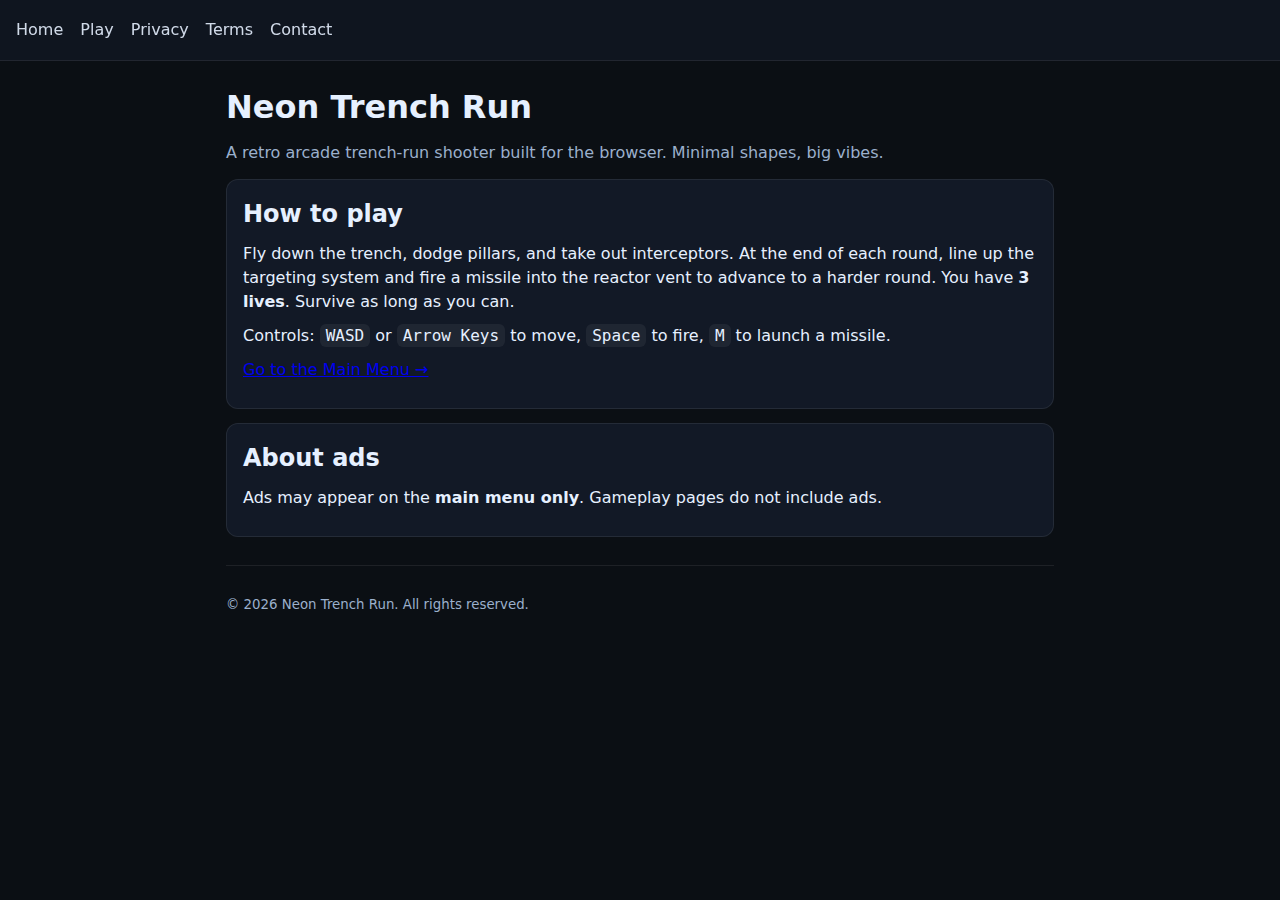
<file: index.html>
<!doctype html>
<html lang="en">
<head>
  <meta charset="utf-8" />
  <meta name="viewport" content="width=device-width,initial-scale=1" />
  <title>Neon Trench Run — Retro Arcade Browser Game</title>
  <link rel="stylesheet" href="styles.css" />
</head>
<body>
<header>
  <nav>
    <a href="index.html">Home</a>
    <a href="menu.html">Play</a>
    <a href="privacy.html">Privacy</a>
    <a href="terms.html">Terms</a>
    <a href="contact.html">Contact</a>
  </nav>
</header>

<main>
  <h1>Neon Trench Run</h1>
  <p class="muted">A retro arcade trench-run shooter built for the browser. Minimal shapes, big vibes.</p>

  <div class="card">
    <h2>How to play</h2>
    <p>
      Fly down the trench, dodge pillars, and take out interceptors. At the end of each round,
      line up the targeting system and fire a missile into the reactor vent to advance to a harder round.
      You have <strong>3 lives</strong>. Survive as long as you can.
    </p>
    <p>
      Controls: <span class="code">WASD</span> or <span class="code">Arrow Keys</span> to move,
      <span class="code">Space</span> to fire, <span class="code">M</span> to launch a missile.
    </p>
    <p><a href="menu.html">Go to the Main Menu →</a></p>
  </div>

  <div class="card">
    <h2>About ads</h2>
    <p>
      Ads may appear on the <strong>main menu only</strong>. Gameplay pages do not include ads.
    </p>
  </div>

  <footer>
    <p><small>© <span id="y"></span> Neon Trench Run. All rights reserved.</small></p>
  </footer>
</main>

<script>
  document.getElementById('y').textContent = new Date().getFullYear();
</script>
</body>
</html>
</file>
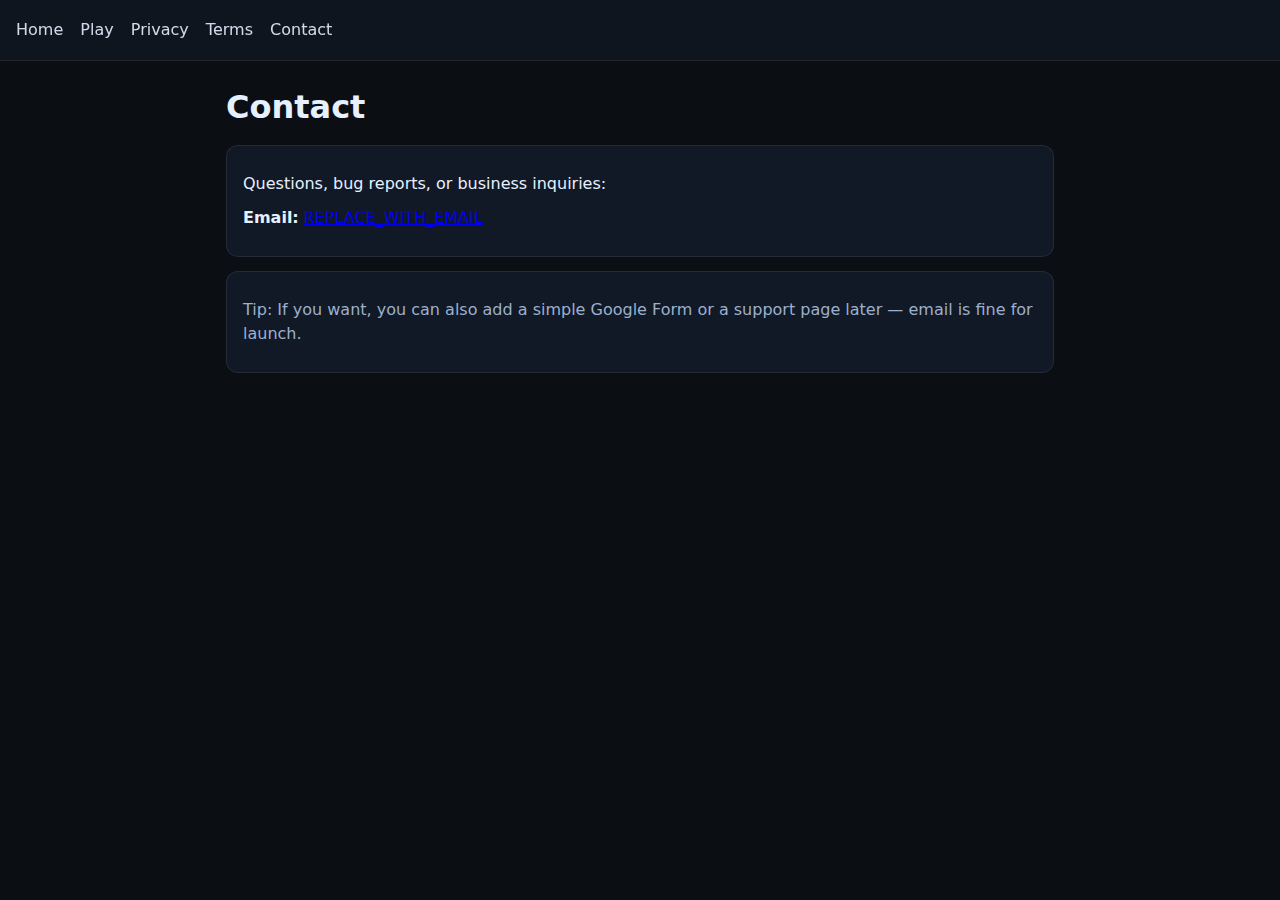
<file: contact.html>
<!doctype html>
<html lang="en">
<head>
  <meta charset="utf-8" />
  <meta name="viewport" content="width=device-width,initial-scale=1" />
  <title>Contact — Neon Trench Run</title>
  <link rel="stylesheet" href="styles.css" />
</head>
<body>
<header>
  <nav>
    <a href="index.html">Home</a>
    <a href="menu.html">Play</a>
    <a href="privacy.html">Privacy</a>
    <a href="terms.html">Terms</a>
    <a href="contact.html">Contact</a>
  </nav>
</header>

<main>
  <h1>Contact</h1>

  <div class="card">
    <p>Questions, bug reports, or business inquiries:</p>
    <p><strong>Email:</strong> <a href="mailto:REPLACE_WITH_EMAIL">REPLACE_WITH_EMAIL</a></p>
  </div>

  <div class="card">
    <p class="muted">
      Tip: If you want, you can also add a simple Google Form or a support page later — email is fine for launch.
    </p>
  </div>
</main>
</body>
</html>
</file>
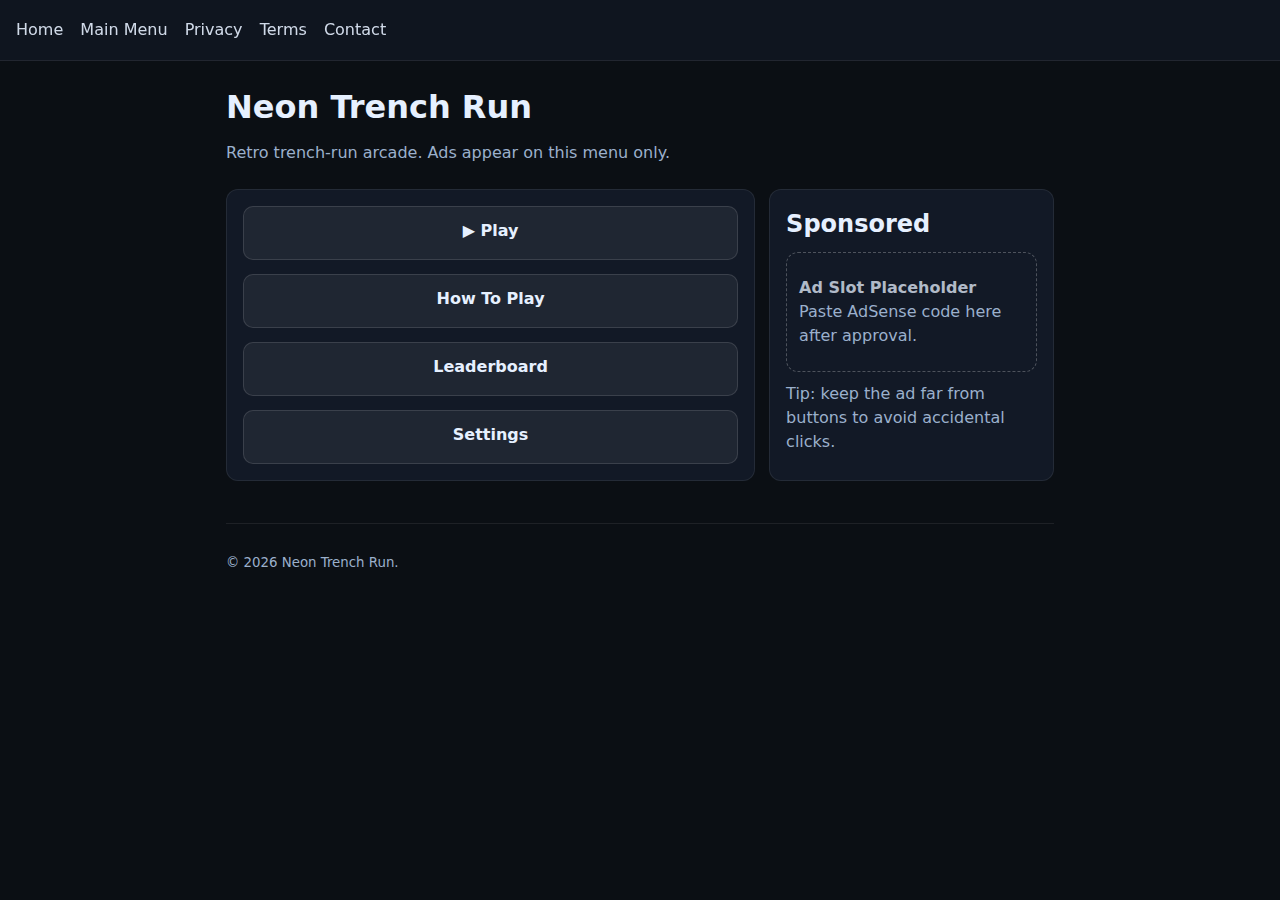
<file: menu.html>
<!doctype html>
<html lang="en">
<head>
  <meta charset="utf-8" />
  <meta name="viewport" content="width=device-width,initial-scale=1" />
  <title>Neon Trench Run — Main Menu</title>
  <link rel="stylesheet" href="styles.css" />
  <style>
    .menu-wrap { display: grid; gap: 14px; }
    .btn {
      display: inline-block;
      padding: 12px 14px;
      border-radius: 10px;
      border: 1px solid rgba(255,255,255,0.12);
      background: rgba(255,255,255,0.06);
      color: inherit;
      text-decoration: none;
      text-align: center;
      font-weight: 600;
    }
    .btn:hover { background: rgba(255,255,255,0.10); }
    .ad-box {
      min-height: 120px;
      border: 1px dashed rgba(255,255,255,0.25);
      border-radius: 12px;
      padding: 12px;
      display: grid;
      place-items: center;
      color: rgba(230,240,255,0.75);
    }
    .two-col { display: grid; gap: 14px; grid-template-columns: 1fr; }
    @media (min-width: 760px) { .two-col { grid-template-columns: 1.3fr 0.7fr; } }
  </style>
</head>
<body>
<header>
  <nav>
    <a href="index.html">Home</a>
    <a href="menu.html">Main Menu</a>
    <a href="privacy.html">Privacy</a>
    <a href="terms.html">Terms</a>
    <a href="contact.html">Contact</a>
  </nav>
</header>

<main>
  <h1>Neon Trench Run</h1>
  <p class="muted">Retro trench-run arcade. Ads appear on this menu only.</p>

  <div class="two-col">
    <div class="card menu-wrap">
      <a class="btn" href="play.html">▶ Play</a>
      <a class="btn" href="howto.html">How To Play</a>
      <a class="btn" href="leaderboard.html">Leaderboard</a>
      <a class="btn" href="settings.html">Settings</a>
    </div>

    <div class="card">
      <h2>Sponsored</h2>

      <!-- ✅ ADS GO HERE (menu only) -->
      <div class="ad-box">
        <div>
          <div><strong>Ad Slot Placeholder</strong></div>
          <div class="muted">Paste AdSense code here after approval.</div>
        </div>
      </div>
      <!-- ✅ END AD AREA -->

      <p class="muted" style="margin-top:10px;">
        Tip: keep the ad far from buttons to avoid accidental clicks.
      </p>
    </div>
  </div>

  <footer>
    <p><small>© <span id="y"></span> Neon Trench Run.</small></p>
  </footer>
</main>

<script>
  document.getElementById('y').textContent = new Date().getFullYear();
</script>
</body>
</html>
</file>
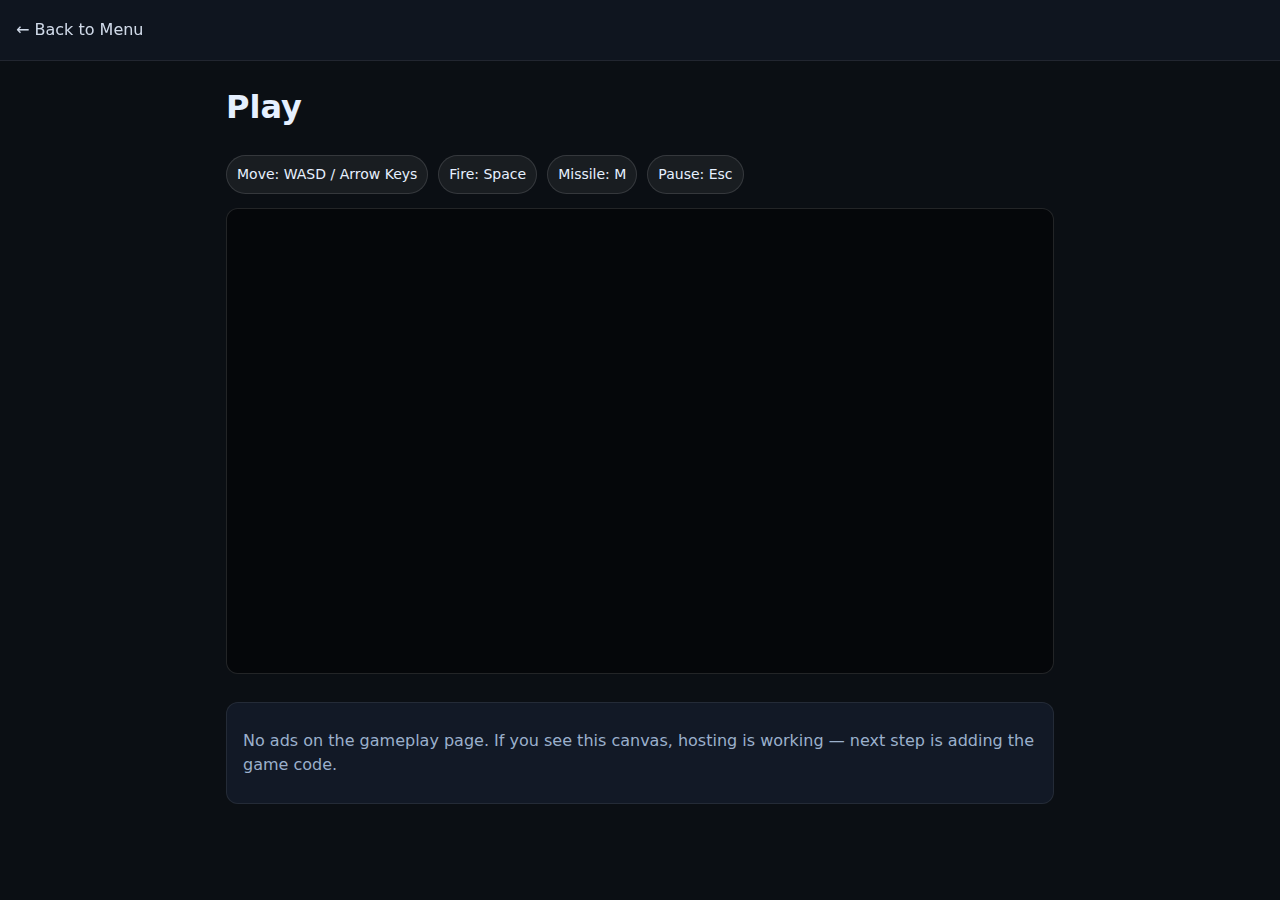
<file: play.html>
<!doctype html>
<html lang="en">
<head>
  <meta charset="utf-8" />
  <meta name="viewport" content="width=device-width,initial-scale=1" />
  <title>Neon Trench Run — Play</title>
  <link rel="stylesheet" href="styles.css" />
  <style>
    .game-shell { display: grid; gap: 14px; }
    canvas {
      width: 100%;
      max-width: 960px;
      height: auto;
      aspect-ratio: 16 / 9;
      background: #05070a;
      border: 1px solid rgba(255,255,255,0.12);
      border-radius: 12px;
      display: block;
    }
    .row { display:flex; gap:10px; flex-wrap: wrap; }
    .pill {
      padding: 8px 10px;
      border-radius: 999px;
      border: 1px solid rgba(255,255,255,0.12);
      background: rgba(255,255,255,0.06);
      font-size: 14px;
    }
  </style>
</head>
<body>
<header>
  <nav>
    <a href="menu.html">← Back to Menu</a>
  </nav>
</header>

<main class="game-shell">
  <h1>Play</h1>

  <div class="row">
    <div class="pill">Move: WASD / Arrow Keys</div>
    <div class="pill">Fire: Space</div>
    <div class="pill">Missile: M</div>
    <div class="pill">Pause: Esc</div>
  </div>

  <canvas id="game" width="960" height="540"></canvas>

  <div class="card">
    <p class="muted">
      No ads on the gameplay page. If you see this canvas, hosting is working — next step is adding the game code.
    </p>
  </div>
</main>

<script src="game/main.js?v=11"></script>
</body>
</html>
</file>
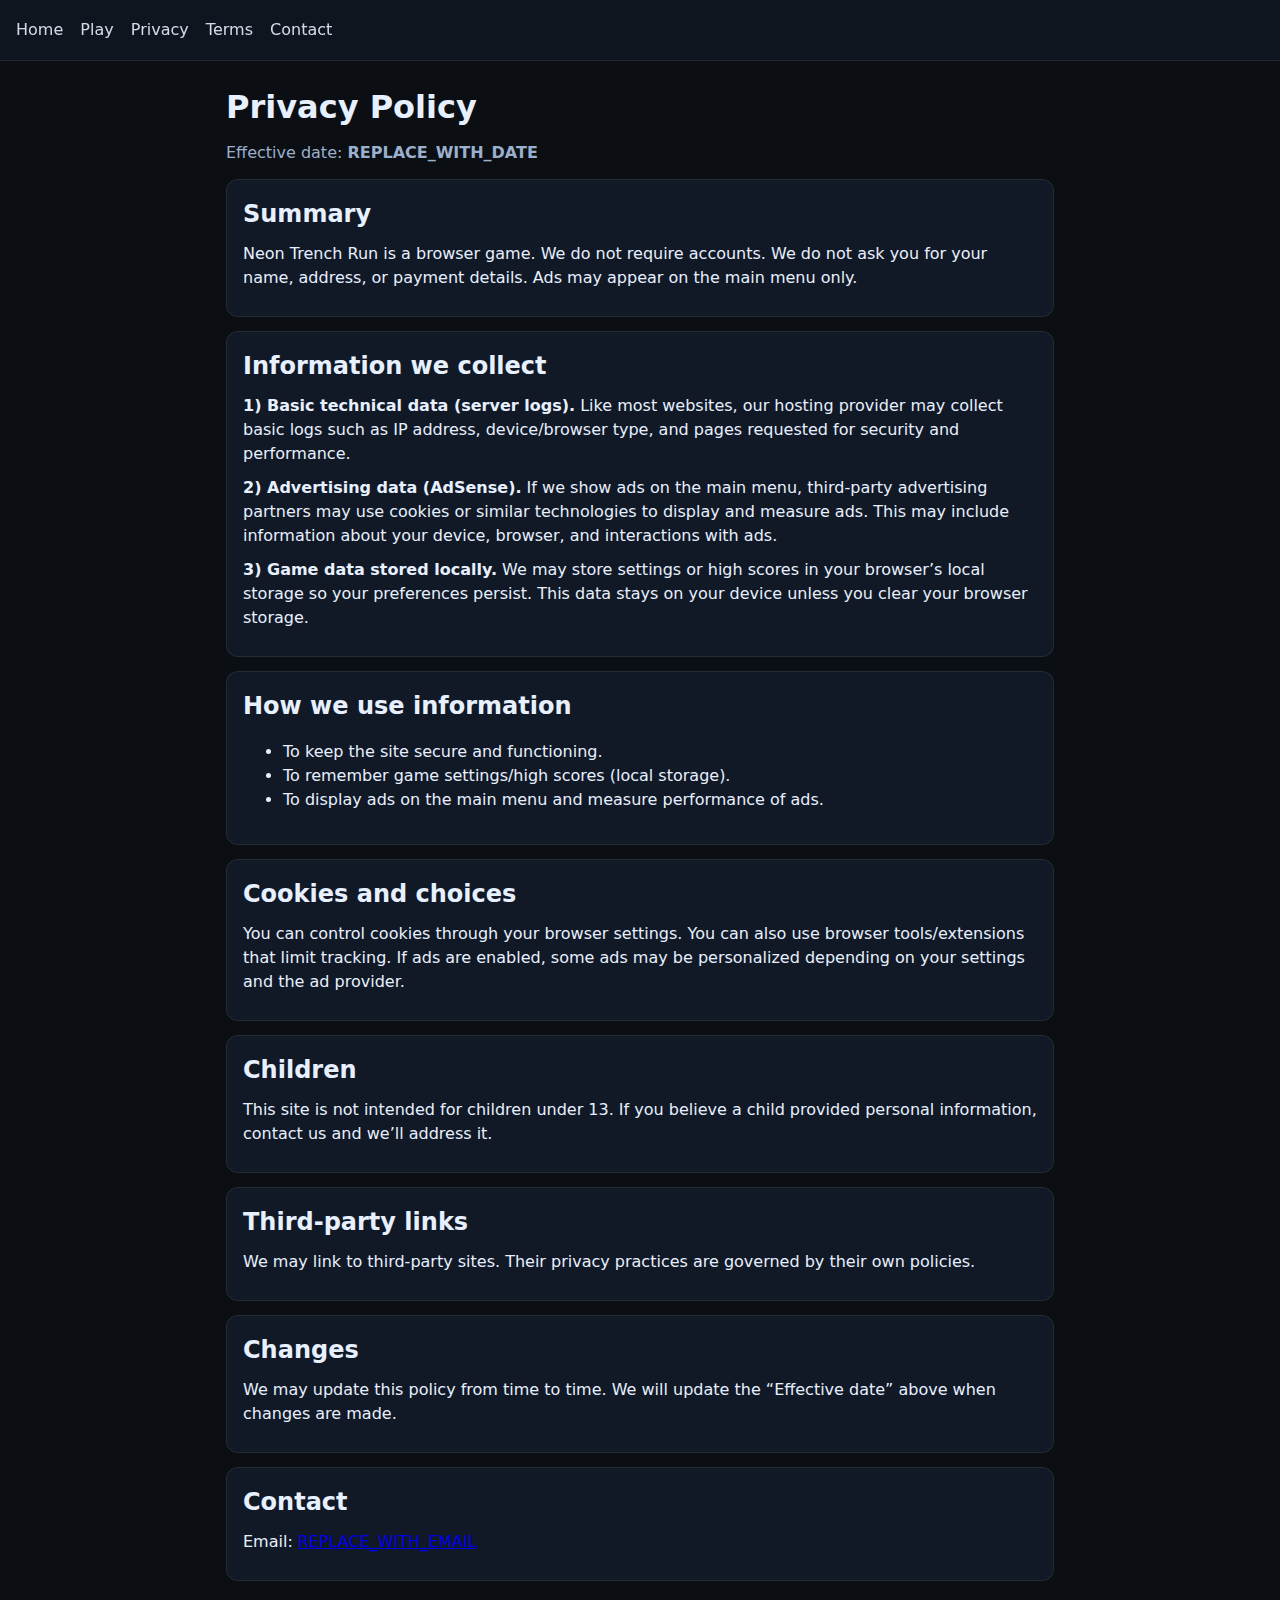
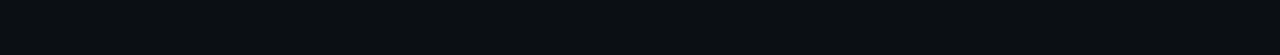
<file: terms.html>
<!doctype html>
<html lang="en">
<head>
  <meta charset="utf-8" />
  <meta name="viewport" content="width=device-width,initial-scale=1" />
  <title>Privacy Policy — Neon Trench Run</title>
  <link rel="stylesheet" href="styles.css" />
</head>
<body>
<header>
  <nav>
    <a href="index.html">Home</a>
    <a href="menu.html">Play</a>
    <a href="privacy.html">Privacy</a>
    <a href="terms.html">Terms</a>
    <a href="contact.html">Contact</a>
  </nav>
</header>

<main>
  <h1>Privacy Policy</h1>
  <p class="muted">Effective date: <strong>REPLACE_WITH_DATE</strong></p>

  <div class="card">
    <h2>Summary</h2>
    <p>
      Neon Trench Run is a browser game. We do not require accounts. We do not ask you for your name,
      address, or payment details. Ads may appear on the main menu only.
    </p>
  </div>

  <div class="card">
    <h2>Information we collect</h2>
    <p><strong>1) Basic technical data (server logs).</strong> Like most websites, our hosting provider may collect
      basic logs such as IP address, device/browser type, and pages requested for security and performance.</p>

    <p><strong>2) Advertising data (AdSense).</strong> If we show ads on the main menu, third-party advertising
      partners may use cookies or similar technologies to display and measure ads. This may include information
      about your device, browser, and interactions with ads.</p>

    <p><strong>3) Game data stored locally.</strong> We may store settings or high scores in your browser’s local
      storage so your preferences persist. This data stays on your device unless you clear your browser storage.</p>
  </div>

  <div class="card">
    <h2>How we use information</h2>
    <ul>
      <li>To keep the site secure and functioning.</li>
      <li>To remember game settings/high scores (local storage).</li>
      <li>To display ads on the main menu and measure performance of ads.</li>
    </ul>
  </div>

  <div class="card">
    <h2>Cookies and choices</h2>
    <p>
      You can control cookies through your browser settings. You can also use browser tools/extensions that limit
      tracking. If ads are enabled, some ads may be personalized depending on your settings and the ad provider.
    </p>
  </div>

  <div class="card">
    <h2>Children</h2>
    <p>
      This site is not intended for children under 13. If you believe a child provided personal information,
      contact us and we’ll address it.
    </p>
  </div>

  <div class="card">
    <h2>Third-party links</h2>
    <p>
      We may link to third-party sites. Their privacy practices are governed by their own policies.
    </p>
  </div>

  <div class="card">
    <h2>Changes</h2>
    <p>
      We may update this policy from time to time. We will update the “Effective date” above when changes are made.
    </p>
  </div>

  <div class="card">
    <h2>Contact</h2>
    <p>
      Email: <a href="mailto:REPLACE_WITH_EMAIL">REPLACE_WITH_EMAIL</a>
    </p>
  </div>
</main>
</body>
</html>
</file>
<file: styles.css>
:root {
  --bg: #0b0f14;
  --fg: #e6f0ff;
  --muted: #9bb0cc;
  --card: #121926;
  --accent: #7cf7ff;
}

* { box-sizing: border-box; }
body {
  margin: 0;
  font-family: system-ui, -apple-system, Segoe UI, Roboto, Arial, sans-serif;
  background: var(--bg);
  color: var(--fg);
  line-height: 1.5;
}

header {
  padding: 18px 16px;
  border-bottom: 1px solid rgba(255,255,255,0.08);
  background: rgba(18,25,38,0.6);
  position: sticky;
  top: 0;
  backdrop-filter: blur(8px);
}

nav a {
  color: var(--fg);
  text-decoration: none;
  margin-right: 12px;
  opacity: 0.9;
}
nav a:hover { opacity: 1; text-decoration: underline; }

main {
  max-width: 860px;
  margin: 0 auto;
  padding: 22px 16px 60px;
}

.card {
  background: var(--card);
  border: 1px solid rgba(255,255,255,0.08);
  border-radius: 12px;
  padding: 16px;
  margin: 14px 0;
}

h1, h2 { margin: 0 0 10px; }
p { margin: 10px 0; color: var(--fg); }
small, .muted { color: var(--muted); }

.code {
  font-family: ui-monospace, SFMono-Regular, Menlo, Consolas, monospace;
  background: rgba(255,255,255,0.06);
  padding: 2px 6px;
  border-radius: 6px;
}

footer {
  margin-top: 28px;
  padding-top: 16px;
  border-top: 1px solid rgba(255,255,255,0.08);
  color: var(--muted);
}
</file>
